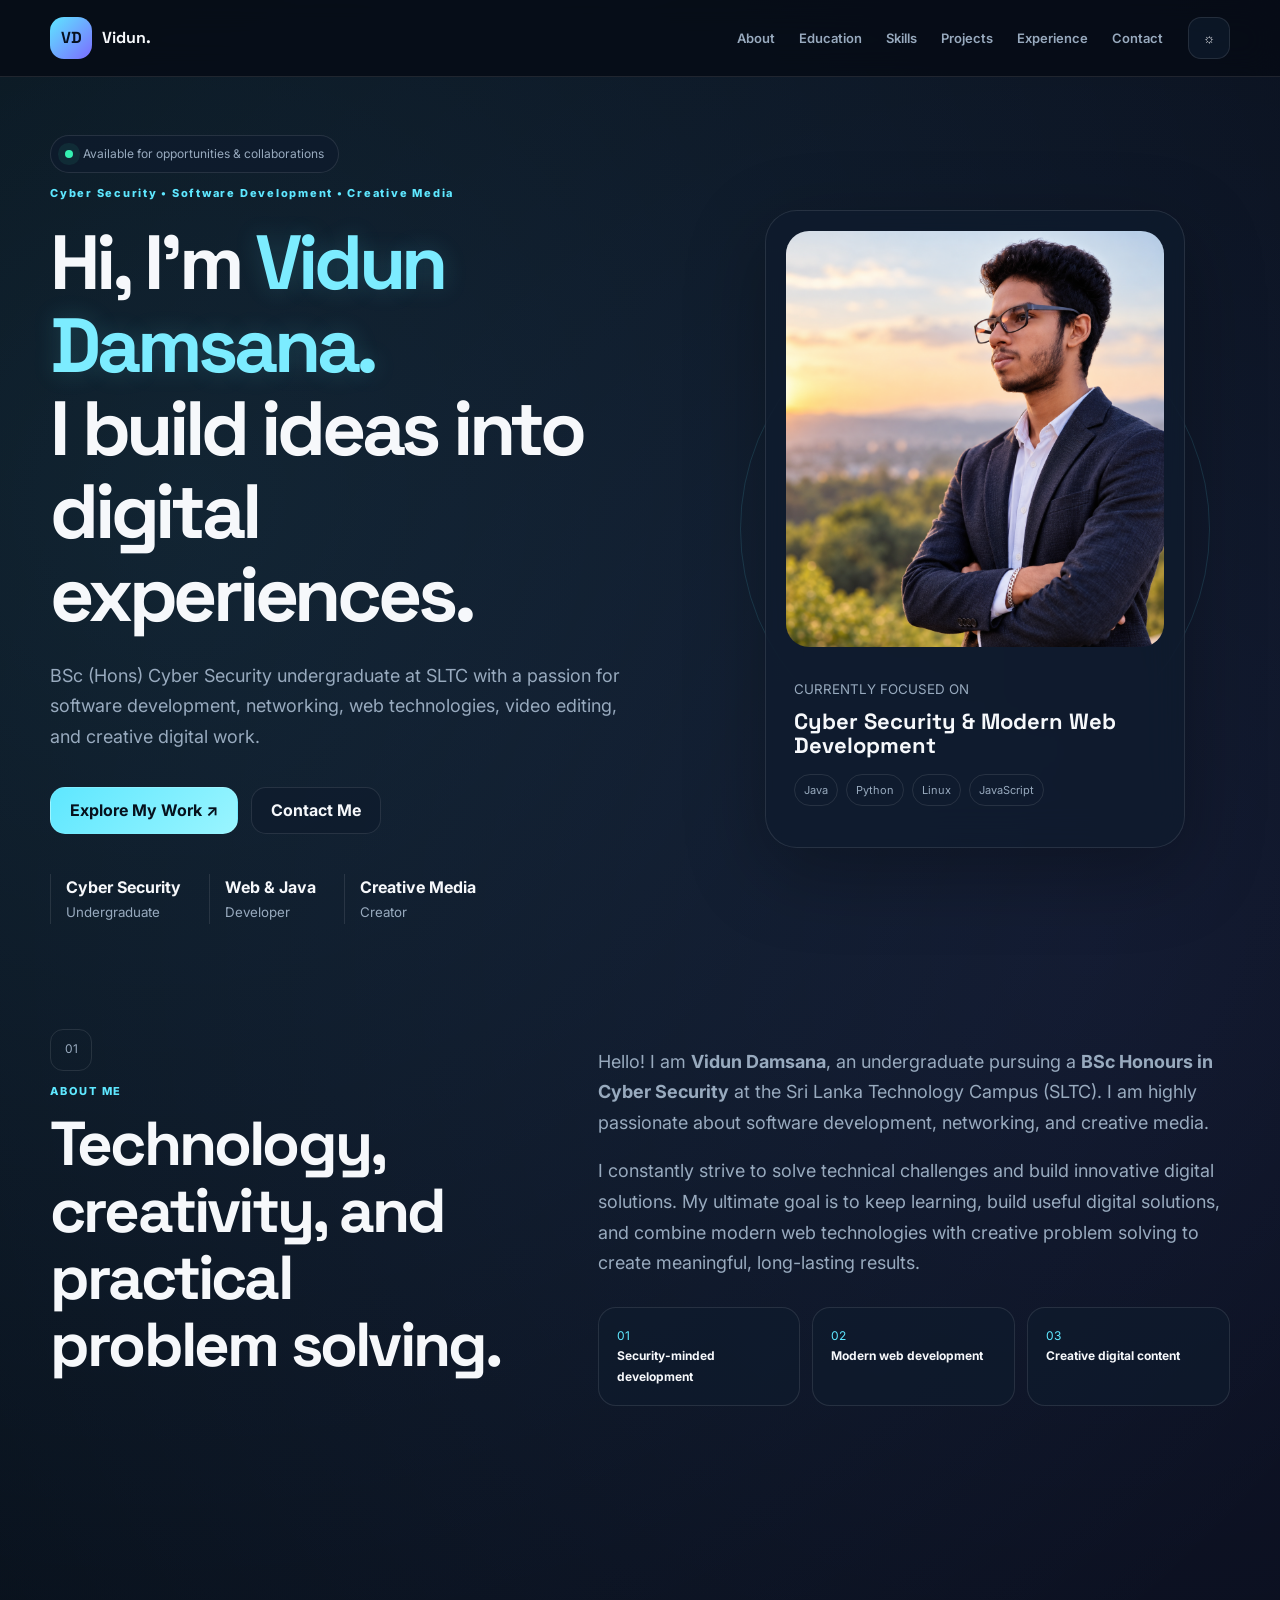
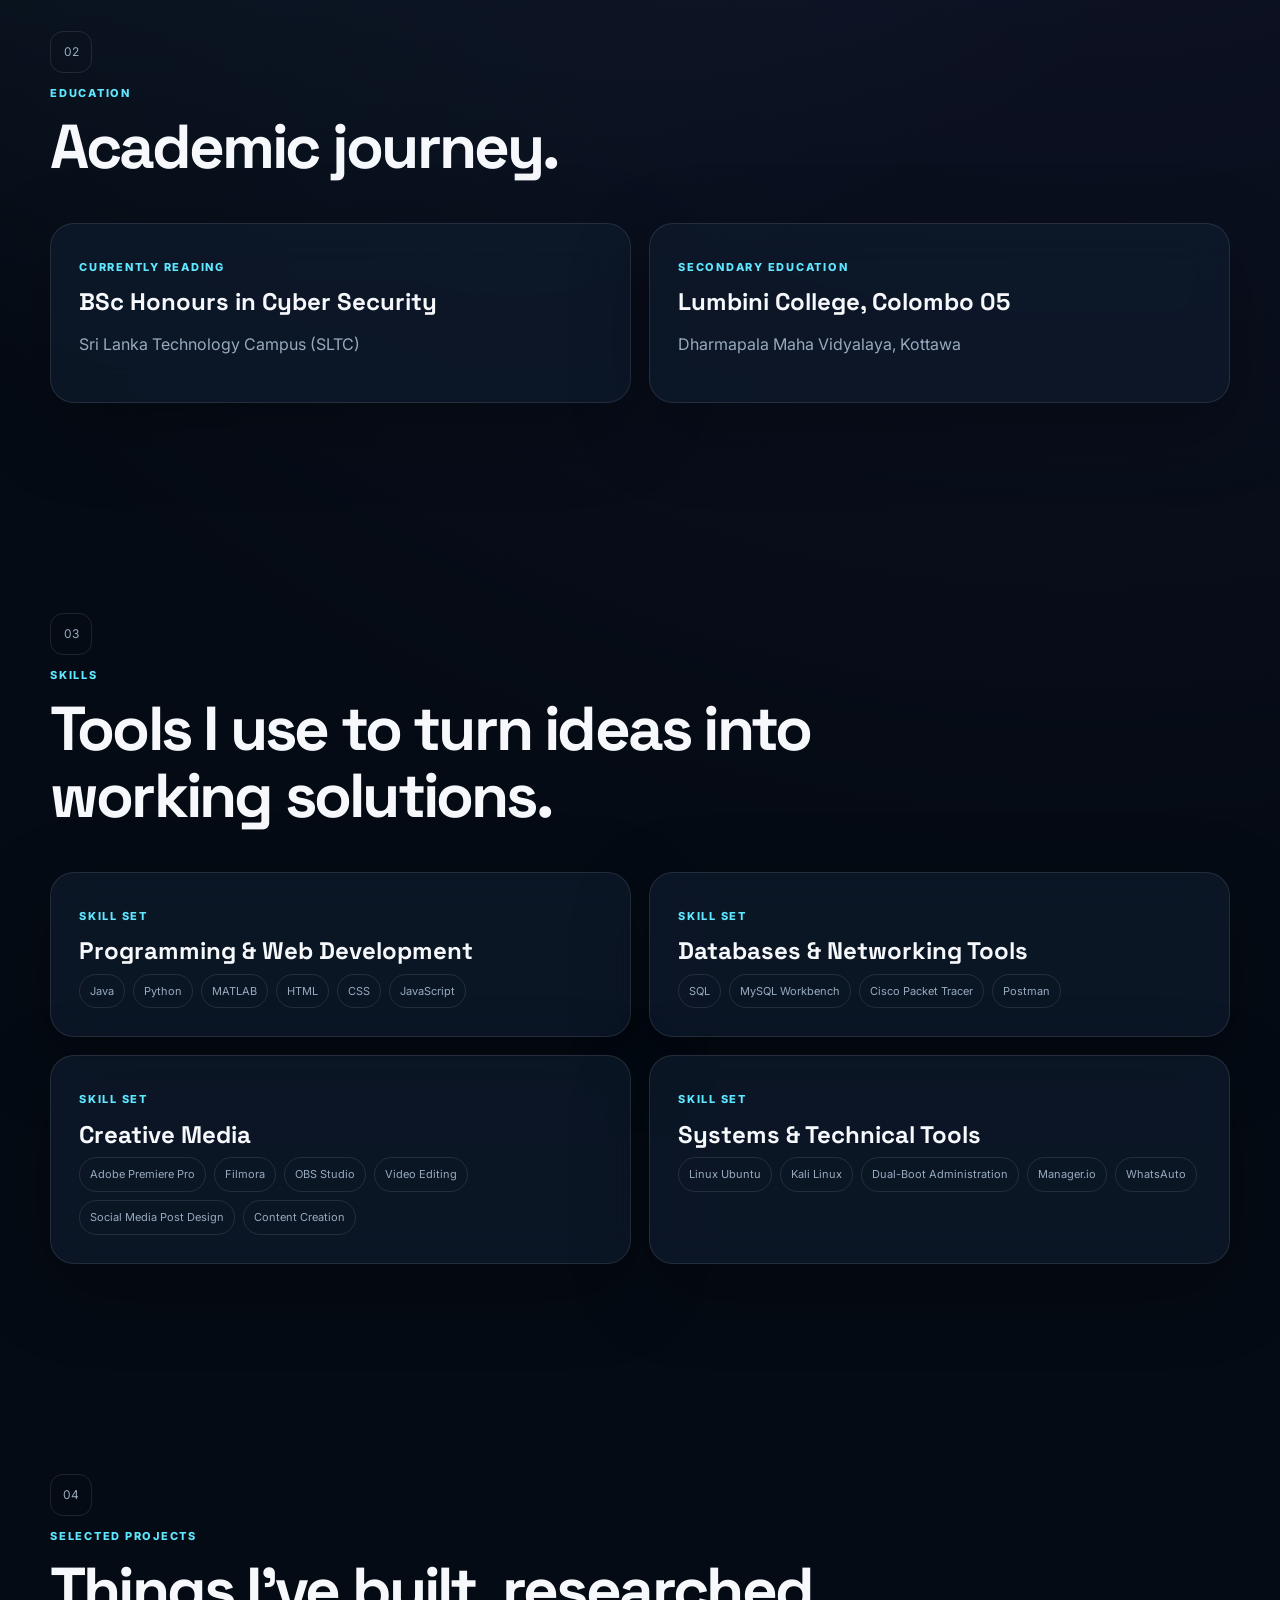
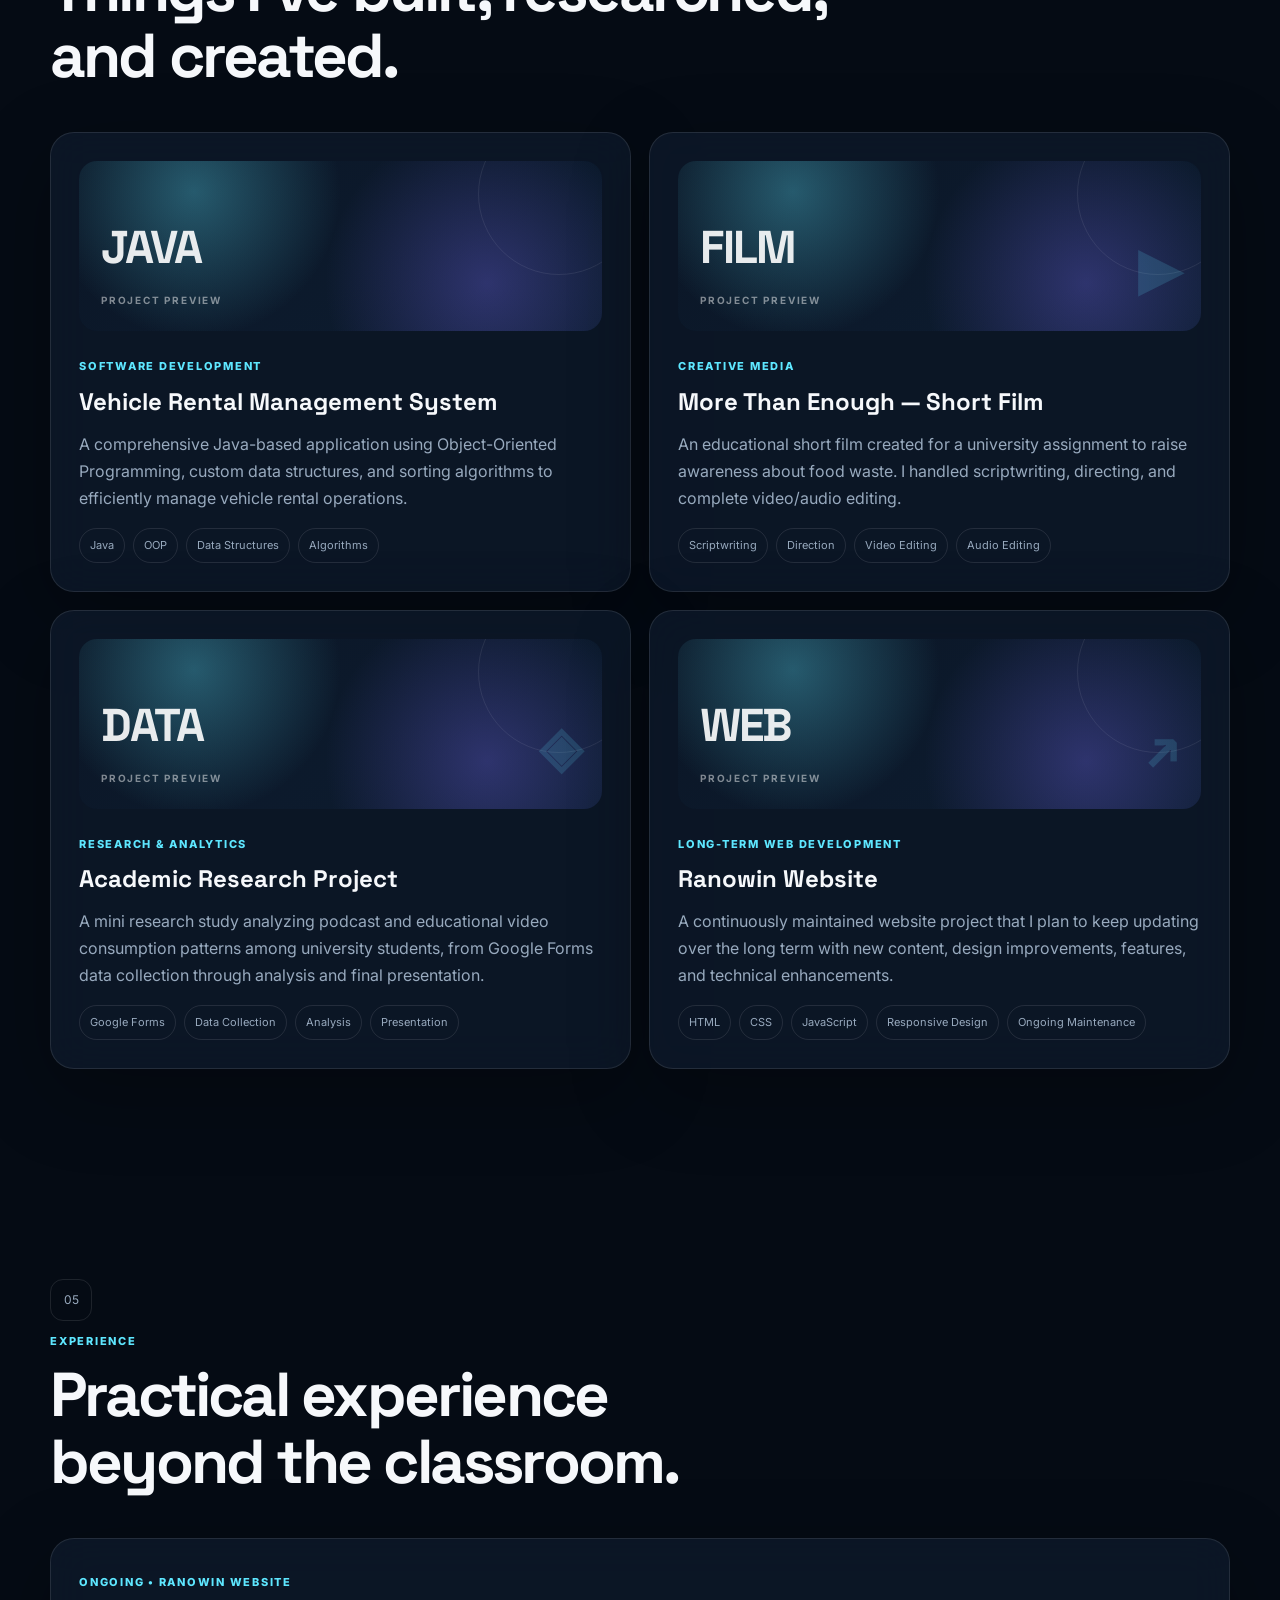
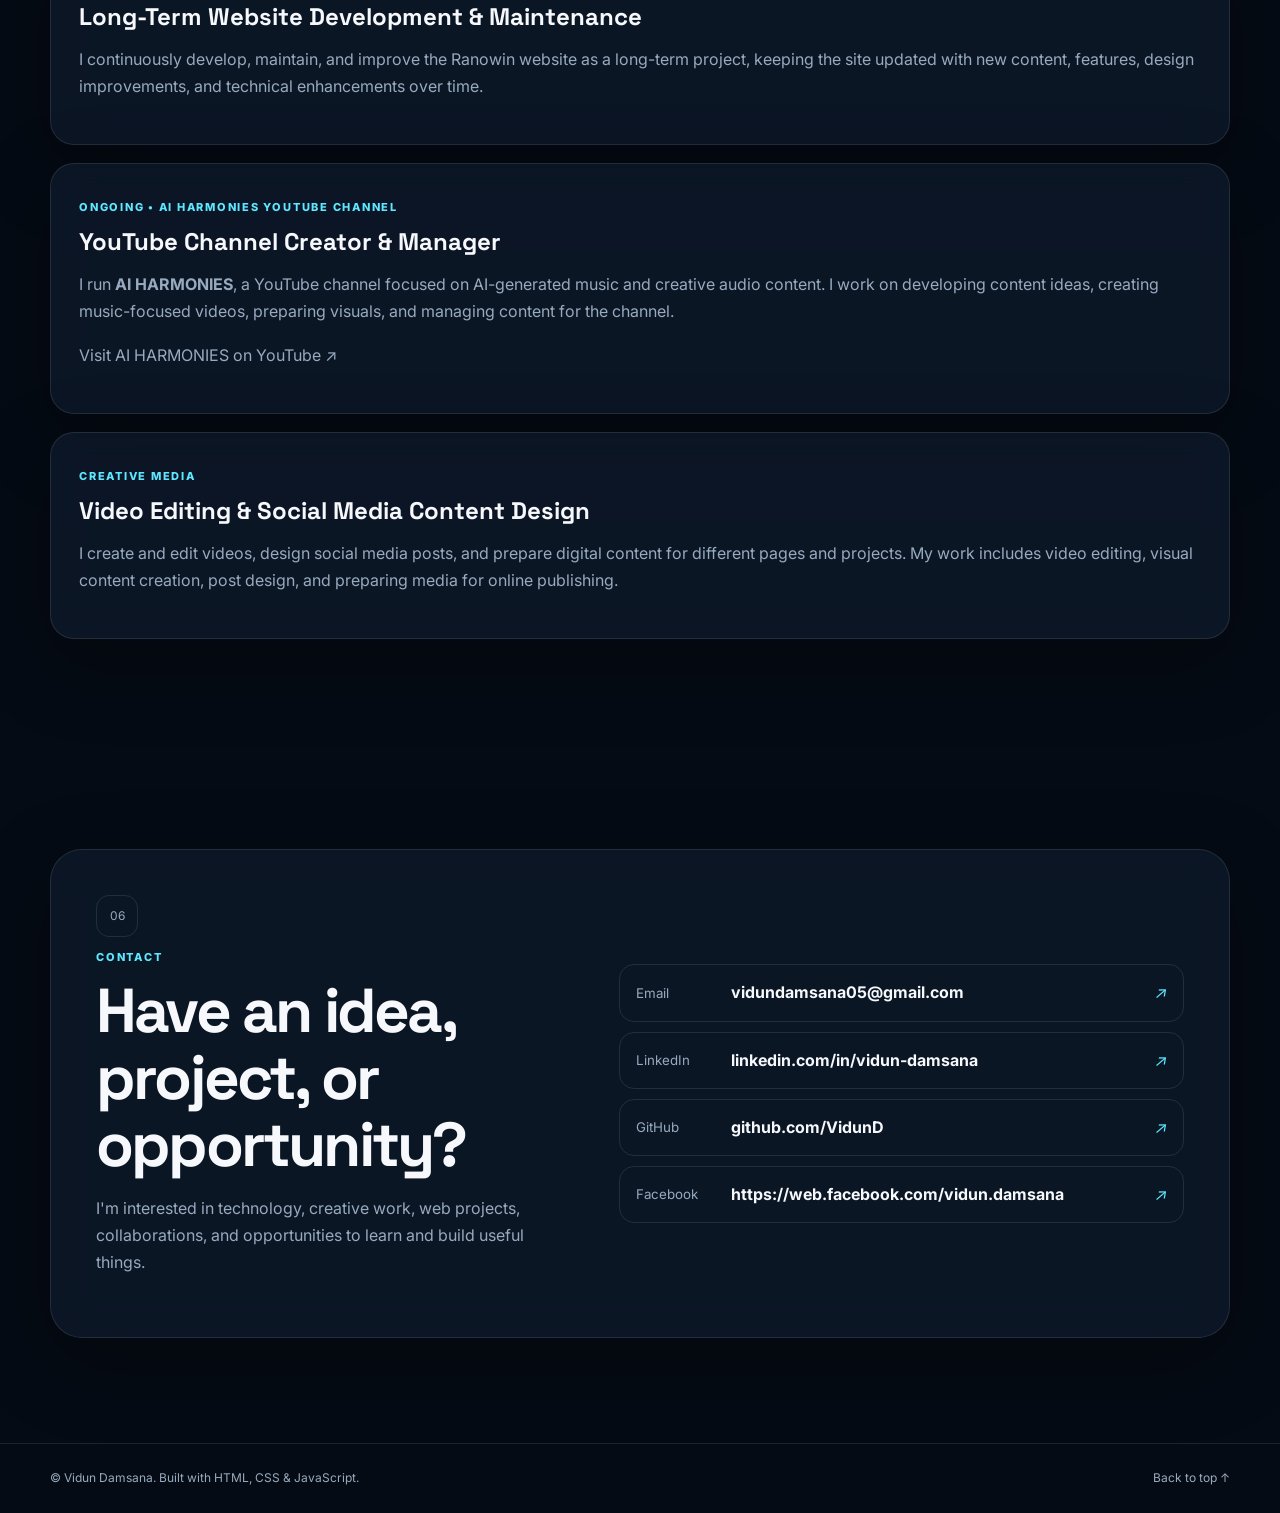
<file: index.html>
<!DOCTYPE html>
<html lang="en">
<head>
  <meta charset="UTF-8">
  <meta name="viewport" content="width=device-width, initial-scale=1.0">
  <meta name="description" content="Vidun Damsana - Cyber Security undergraduate, developer and digital creator.">
  <meta name="theme-color" content="#07111f">
  <title>Vidun Damsana | Portfolio</title>
  <link rel="preconnect" href="https://fonts.googleapis.com">
  <link rel="preconnect" href="https://fonts.gstatic.com" crossorigin>
  <link href="https://fonts.googleapis.com/css2?family=Inter:wght@400;500;600;700;800&family=Space+Grotesk:wght@500;600;700&display=swap" rel="stylesheet">
  <link rel="stylesheet" href="styles.css">
</head>
<body>
<header>
  <nav class="container nav">
    <a class="brand" href="#home"><b>VD</b><span>Vidun.</span></a>
    <button id="menuBtn" class="icon-btn" aria-label="Menu">☰</button>
    <div id="navLinks" class="nav-links">
      <a href="#about">About</a><a href="#education">Education</a><a href="#skills">Skills</a>
      <a href="#projects">Projects</a><a href="#experience">Experience</a><a href="#contact">Contact</a>
    </div>
    <button id="themeBtn" class="icon-btn" aria-label="Theme">☼</button>
  </nav>
</header>

<main>
<section id="home" class="hero container">
  <div class="hero-copy reveal">
    <div class="pill"><span></span> Available for opportunities & collaborations</div>
    <p class="kicker">Cyber Security • Software Development • Creative Media</p>
    <h1>Hi, I'm <em>Vidun Damsana.</em><br>I build ideas into digital experiences.</h1>
    <p class="lead">BSc (Hons) Cyber Security undergraduate at SLTC with a passion for software development, networking, web technologies, video editing, and creative digital work.</p>
    <div class="actions"><a class="btn primary" href="#projects">Explore My Work ↗</a><a class="btn" href="#contact">Contact Me</a></div>
    <div class="stats"><div><b>Cyber Security</b><small>Undergraduate</small></div><div><b>Web & Java</b><small>Developer</small></div><div><b>Creative Media</b><small>Creator</small></div></div>
  </div>
  <div class="hero-card reveal">
    <div class="orbit"></div>
    <article class="profile glass">
      <img src="profile.jpg" alt="Vidun Damsana profile placeholder">
      <div><small>CURRENTLY FOCUSED ON</small><h2>Cyber Security & Modern Web Development</h2><p class="tags"><span>Java</span><span>Python</span><span>Linux</span><span>JavaScript</span></p></div>
    </article>
  </div>
</section>

<section id="about" class="section container split">
  <div class="heading reveal"><span>01</span><p>ABOUT ME</p><h2>Technology, creativity, and practical problem solving.</h2></div>
  <div class="copy reveal">
    <p>Hello! I am <strong>Vidun Damsana</strong>, an undergraduate pursuing a <strong>BSc Honours in Cyber Security</strong> at the Sri Lanka Technology Campus (SLTC). I am highly passionate about software development, networking, and creative media.</p>
    <p>I constantly strive to solve technical challenges and build innovative digital solutions. My ultimate goal is to keep learning, build useful digital solutions, and combine modern web technologies with creative problem solving to create meaningful, long-lasting results.</p>
    <div class="highlights"><div>01<br><b>Security-minded development</b></div><div>02<br><b>Modern web development</b></div><div>03<br><b>Creative digital content</b></div></div>
  </div>
</section>

<section id="education" class="section container">
  <div class="heading reveal"><span>02</span><p>EDUCATION</p><h2>Academic journey.</h2></div>
  <div class="grid two">
    <article class="glass card reveal"><small>CURRENTLY READING</small><h3>BSc Honours in Cyber Security</h3><p>Sri Lanka Technology Campus (SLTC)</p></article>
    <article class="glass card reveal"><small>SECONDARY EDUCATION</small><h3>Lumbini College, Colombo 05</h3><p>Dharmapala Maha Vidyalaya, Kottawa</p></article>
  </div>
</section>

<section id="skills" class="section container">
  <div class="heading reveal"><span>03</span><p>SKILLS</p><h2>Tools I use to turn ideas into working solutions.</h2></div>
  <div id="skillsGrid" class="grid two"></div>
</section>

<section id="projects" class="section container">
  <div class="heading reveal"><span>04</span><p>SELECTED PROJECTS</p><h2>Things I've built, researched, and created.</h2></div>
  <div id="projectsGrid" class="grid two"></div>
</section>

<section id="experience" class="section container">
  <div class="heading reveal"><span>05</span><p>EXPERIENCE</p><h2>Practical experience beyond the classroom.</h2></div>
  <div class="experience">
    <article class="glass card reveal"><small>ONGOING • RANOWIN WEBSITE</small><h3>Long-Term Website Development & Maintenance</h3><p>I continuously develop, maintain, and improve the Ranowin website as a long-term project, keeping the site updated with new content, features, design improvements, and technical enhancements over time.</p></article>
    <article class="glass card reveal"><small>ONGOING • AI HARMONIES YOUTUBE CHANNEL</small><h3>YouTube Channel Creator & Manager</h3><p>I run <strong>AI HARMONIES</strong>, a YouTube channel focused on AI-generated music and creative audio content. I work on developing content ideas, creating music-focused videos, preparing visuals, and managing content for the channel.</p><p><a href="https://www.youtube.com/@AI_HARMONIES_25" target="_blank" rel="noreferrer">Visit AI HARMONIES on YouTube ↗</a></p></article>
    <article class="glass card reveal"><small>CREATIVE MEDIA</small><h3>Video Editing & Social Media Content Design</h3><p>I create and edit videos, design social media posts, and prepare digital content for different pages and projects. My work includes video editing, visual content creation, post design, and preparing media for online publishing.</p></article>
  </div>
</section>

<section id="contact" class="section container">
  <div class="glass contact reveal">
    <div><span class="num">06</span><p class="kicker">CONTACT</p><h2>Have an idea, project, or opportunity?</h2><p class="lead">I'm interested in technology, creative work, web projects, collaborations, and opportunities to learn and build useful things.</p></div>
    <div class="links">
      <a href="vidundamsana05@gmail.com"><small>Email</small><b>vidundamsana05@gmail.com</b><i>↗</i></a>
      <a href="https://www.linkedin.com/in/vidun-damsana" target="_blank" rel="noreferrer"><small>LinkedIn</small><b>linkedin.com/in/vidun-damsana</b><i>↗</i></a>
      <a href="https://github.com/VidunD" target="_blank" rel="noreferrer"><small>GitHub</small><b>github.com/VidunD</b><i>↗</i></a>
      <a href="#" id="https://web.facebook.com/vidun.damsana"><small>Facebook</small><b>https://web.facebook.com/vidun.damsana</b><i>↗</i></a>
    </div>
  </div>
</section>
</main>

<footer><div class="container"><span>© <b id="year"></b> Vidun Damsana. Built with HTML, CSS & JavaScript.</span><a href="#home">Back to top ↑</a></div></footer>
<script src="script.js"></script>
</body>
</html>
</file>
<file: styles.css>
:root{--bg:#050b14;--surface:rgba(15,27,45,.72);--text:#f6f8fb;--muted:#98aabe;--line:rgba(255,255,255,.1);--cyan:#5ee7ff;--purple:#7c6cff;--green:#35f2b2;--max:1180px}body.light{--bg:#f4f7fb;--surface:rgba(255,255,255,.82);--text:#0d1726;--muted:#607084;--line:rgba(13,23,38,.12)}*{box-sizing:border-box}html{scroll-behavior:smooth}body{margin:0;background:radial-gradient(circle at 15% 8%,rgba(94,231,255,.1),transparent 25%),radial-gradient(circle at 85% 15%,rgba(124,108,255,.1),transparent 28%),var(--bg);color:var(--text);font-family:Inter,sans-serif;line-height:1.7;transition:.3s;overflow-x:hidden}a{color:inherit;text-decoration:none}.container{width:min(calc(100% - 40px),var(--max));margin:auto}.glass{background:var(--surface);border:1px solid var(--line);backdrop-filter:blur(20px);box-shadow:0 24px 80px rgba(0,0,0,.28)}header{position:fixed;inset:0 0 auto;z-index:20;background:color-mix(in srgb,var(--bg) 80%,transparent);backdrop-filter:blur(16px);border-bottom:1px solid var(--line)}.nav{height:76px;display:flex;align-items:center;gap:25px}.brand{display:flex;align-items:center;gap:10px;margin-right:auto;font-family:"Space Grotesk";font-weight:700}.brand b{display:grid;place-items:center;width:42px;height:42px;border-radius:14px;background:linear-gradient(135deg,var(--cyan),var(--purple));color:#07111f}.nav-links{display:flex;gap:24px}.nav-links a{font-size:13px;color:var(--muted);font-weight:600}.nav-links a:hover{color:var(--text)}.icon-btn{width:42px;height:42px;border-radius:13px;border:1px solid var(--line);background:var(--surface);color:var(--text);cursor:pointer}#menuBtn{display:none}.hero{min-height:100vh;padding-top:135px;display:grid;grid-template-columns:1.08fr .92fr;gap:70px;align-items:center}.pill{display:inline-flex;align-items:center;gap:10px;border:1px solid var(--line);background:var(--surface);border-radius:999px;padding:8px 14px;color:var(--muted);font-size:12px}.pill span{width:8px;height:8px;border-radius:50%;background:var(--green);box-shadow:0 0 0 7px rgba(53,242,178,.08)}.kicker,.heading p,.card small{font-size:11px;letter-spacing:.16em;font-weight:800;color:var(--cyan)}h1,h2,h3{font-family:"Space Grotesk";line-height:1.08;margin-top:0}.hero h1{font-size:clamp(48px,6vw,82px);letter-spacing:-.055em;margin:18px 0 25px}.hero h1 em{font-style:normal;color:#7cecff;text-shadow:0 0 24px rgba(94,231,255,.18)}.lead,.copy p,.card p{color:var(--muted)}.hero .lead{font-size:18px;max-width:720px}.actions{display:flex;gap:13px;flex-wrap:wrap;margin:34px 0 40px}.btn{padding:13px 19px;border:1px solid var(--line);border-radius:15px;background:var(--surface);font-weight:700;transition:.2s;display:inline-flex;align-items:center;justify-content:center;white-space:nowrap;line-height:1.2;overflow:visible}.btn:hover{transform:translateY(-3px)}.primary{background:linear-gradient(135deg,var(--cyan),#9af5ff);color:#06111d}.stats{display:flex;gap:28px;flex-wrap:wrap}.stats div{border-left:1px solid var(--line);padding-left:15px}.stats b,.stats small{display:block}.stats small{color:var(--muted)}.hero-card{position:relative;min-height:520px;display:grid;place-items:center}.orbit{position:absolute;width:470px;height:470px;border:1px solid rgba(94,231,255,.14);border-radius:50%;animation:spin 18s linear infinite}.profile{z-index:2;width:min(100%,420px);padding:20px;border-radius:32px;transform:none}.profile img{width:100%;aspect-ratio:4/4.4;object-fit:cover;border-radius:23px}.profile>div{padding:20px 8px 5px}.profile small{color:var(--muted)}.profile h2{font-size:22px;margin:8px 0 15px}.tags{display:flex;gap:8px;flex-wrap:wrap}.tags span{border:1px solid var(--line);border-radius:999px;padding:6px 9px;color:var(--muted);font-size:11px}.section{padding:105px 0}.split{display:grid;grid-template-columns:.85fr 1.15fr;gap:80px}.heading{max-width:780px;margin-bottom:42px}.heading>span,.num{display:grid;place-items:center;width:42px;height:42px;border:1px solid var(--line);border-radius:13px;color:var(--muted);font-size:12px}.heading h2,.contact h2{font-size:clamp(38px,5vw,62px);letter-spacing:-.045em;margin-bottom:0}.copy p{font-size:18px}.highlights{display:grid;grid-template-columns:repeat(3,1fr);gap:12px;margin-top:28px}.highlights div{padding:18px;border:1px solid var(--line);border-radius:18px;background:var(--surface);font-size:12px;color:var(--cyan)}.highlights b{color:var(--text)}.grid{display:grid;gap:18px}.two{grid-template-columns:repeat(2,1fr)}.card{padding:28px;border-radius:24px;transition:.25s}.card:hover{transform:translateY(-5px);border-color:rgba(94,231,255,.3)}.card h3{font-size:24px;margin:10px 0}.skill-items,.project-tags{display:flex;gap:8px;flex-wrap:wrap}.skill-items span,.project-tags span{font-size:11px;padding:7px 10px;border:1px solid var(--line);border-radius:999px;color:var(--muted)}.project-mark{height:170px;border-radius:18px;display:flex;flex-direction:column;align-items:flex-start;justify-content:flex-end;gap:6px;padding:22px;margin-bottom:20px;position:relative;overflow:hidden;background:radial-gradient(circle at 22% 18%,rgba(94,231,255,.32),transparent 34%),radial-gradient(circle at 78% 72%,rgba(124,108,255,.3),transparent 38%),linear-gradient(145deg,#0b1626,#0d1d31);font-family:"Space Grotesk";font-size:46px;font-weight:700;color:rgba(255,255,255,.9);letter-spacing:-.04em}.project-mark::before{content:"";position:absolute;width:160px;height:160px;border:1px solid rgba(255,255,255,.08);border-radius:50%;right:-38px;top:-48px}.project-mark::after{content:"PROJECT PREVIEW";font-family:Inter,sans-serif;font-size:10px;letter-spacing:.18em;color:rgba(255,255,255,.48);font-weight:700}.project-mark .project-symbol{position:absolute;right:22px;bottom:14px;font-size:56px;color:rgba(94,231,255,.16);font-weight:700}.experience{display:grid;gap:18px}.contact{border-radius:32px;padding:45px;display:grid;grid-template-columns:.9fr 1.1fr;gap:60px}.links{display:grid;gap:10px;align-content:center}.links a{display:grid;grid-template-columns:80px 1fr auto;gap:15px;align-items:center;border:1px solid var(--line);border-radius:15px;padding:14px 16px}.links small{color:var(--muted)}.links i{color:var(--cyan)}footer{border-top:1px solid var(--line);padding:24px 0;color:var(--muted);font-size:12px}footer .container{display:flex;justify-content:space-between;gap:20px}.reveal{opacity:0;transform:translateY(25px);transition:.75s}.reveal.visible{opacity:1;transform:none}@keyframes spin{to{transform:rotate(360deg)}}@media(max-width:900px){#menuBtn{display:block}.nav-links{position:fixed;top:86px;left:20px;right:20px;display:none;flex-direction:column;padding:20px;border:1px solid var(--line);border-radius:18px;background:var(--bg)}.nav-links.open{display:flex}.hero,.split,.contact{grid-template-columns:1fr}.hero{gap:20px}.hero-card{min-height:470px}.two{grid-template-columns:1fr}.highlights{grid-template-columns:1fr}.contact{gap:25px}}@media(max-width:620px){.container{width:min(calc(100% - 28px),var(--max))}.section{padding:78px 0}.hero{padding-top:110px;min-height:auto}.hero h1{font-size:clamp(42px,13vw,62px)}.hero-card{min-height:410px}.orbit{width:360px;height:360px}.contact{padding:26px}.links a{grid-template-columns:65px 1fr auto}.brand span{display:none}footer .container{flex-direction:column}}@media(prefers-reduced-motion:reduce){*{animation:none!important;transition:none!important;scroll-behavior:auto!important}}
@media(max-width:620px){.actions{gap:10px}.actions .btn{padding:12px 15px;font-size:14px}.hero h1 em{color:#8ef0ff}.project-mark{height:145px;font-size:36px}}
</file>
